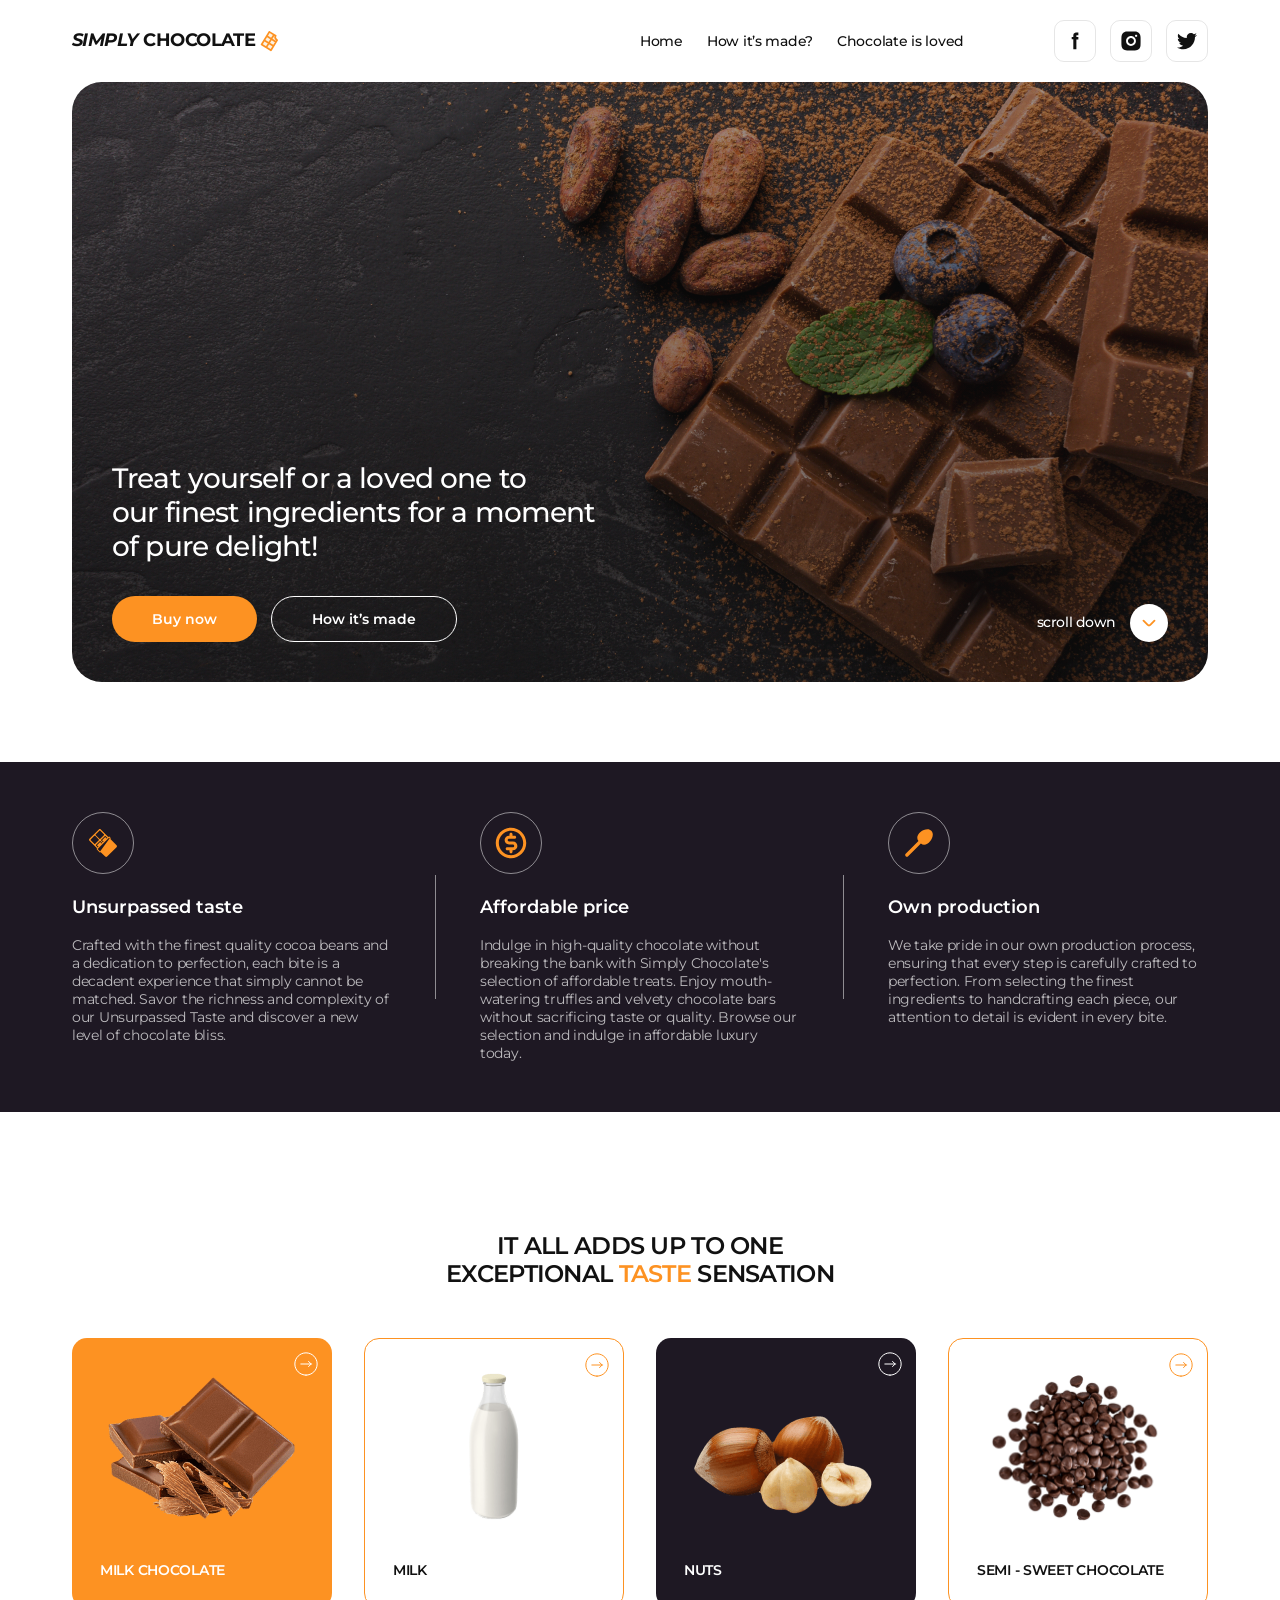
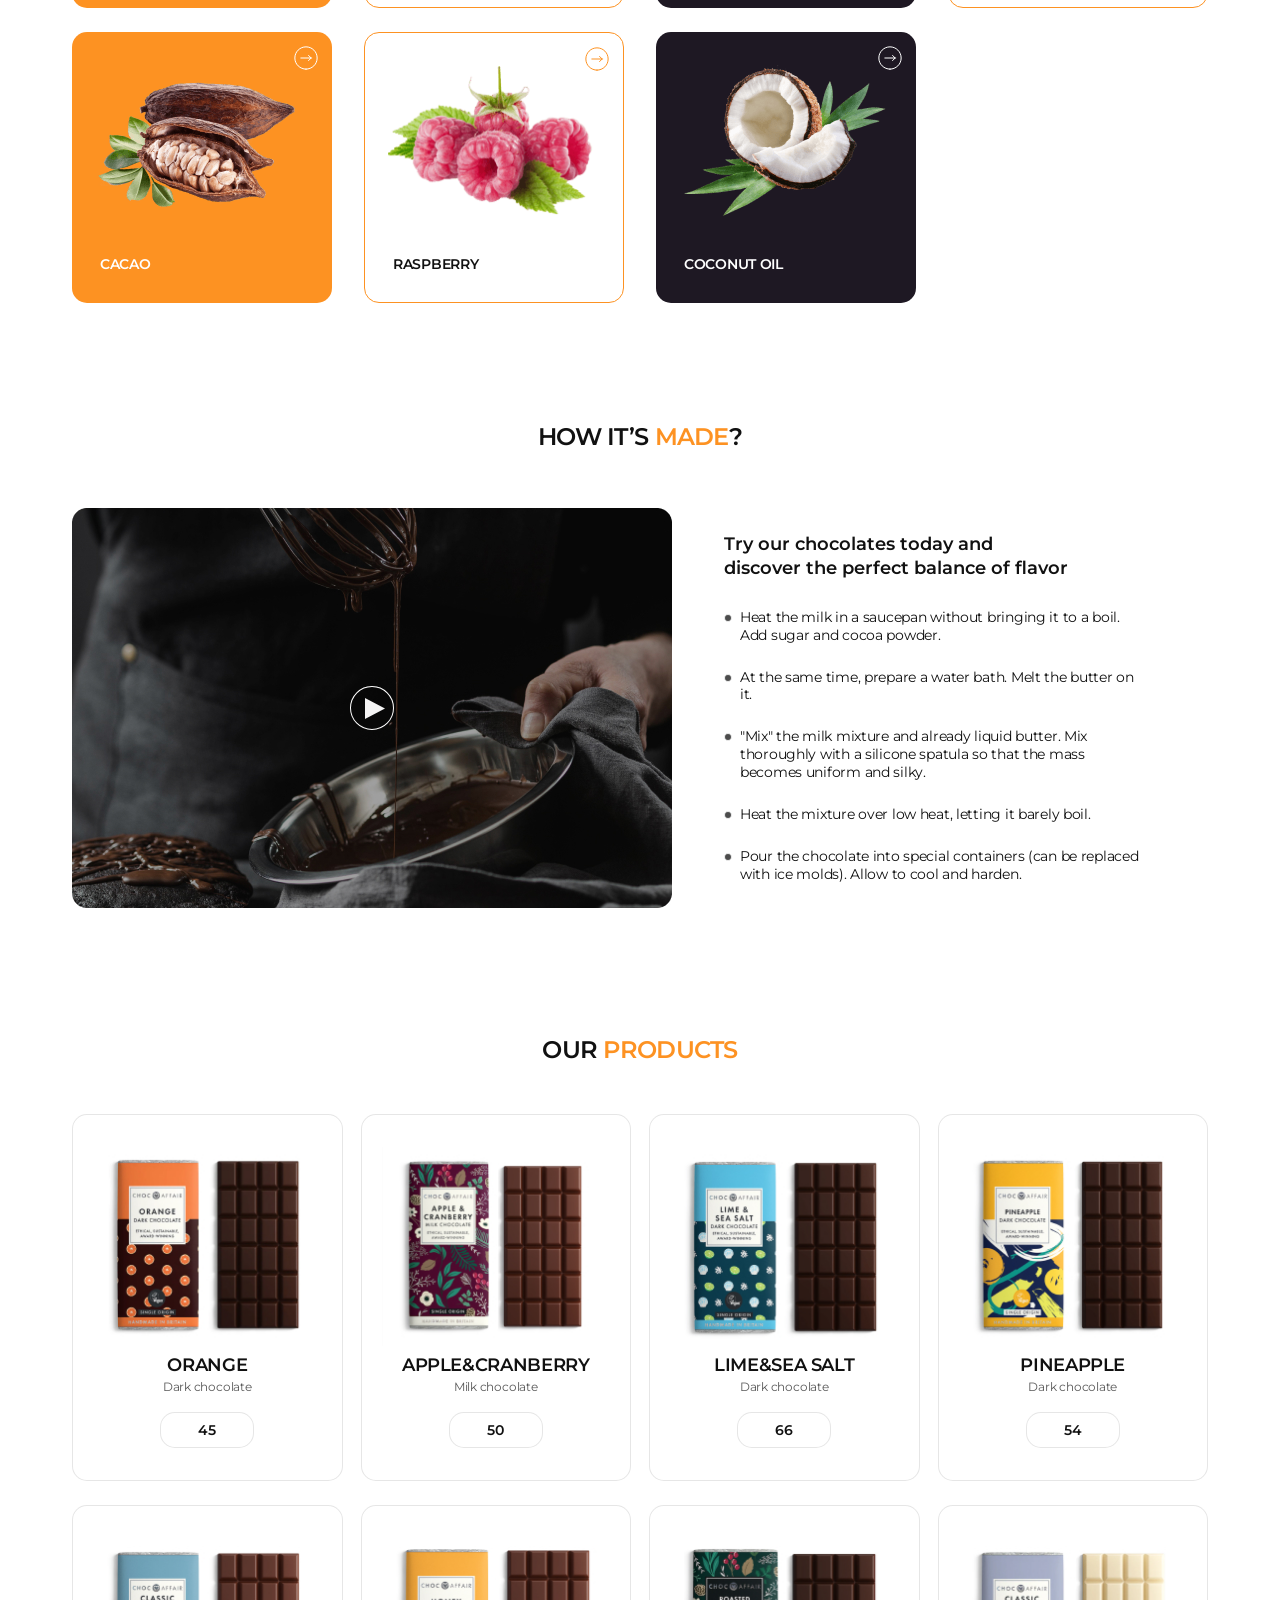
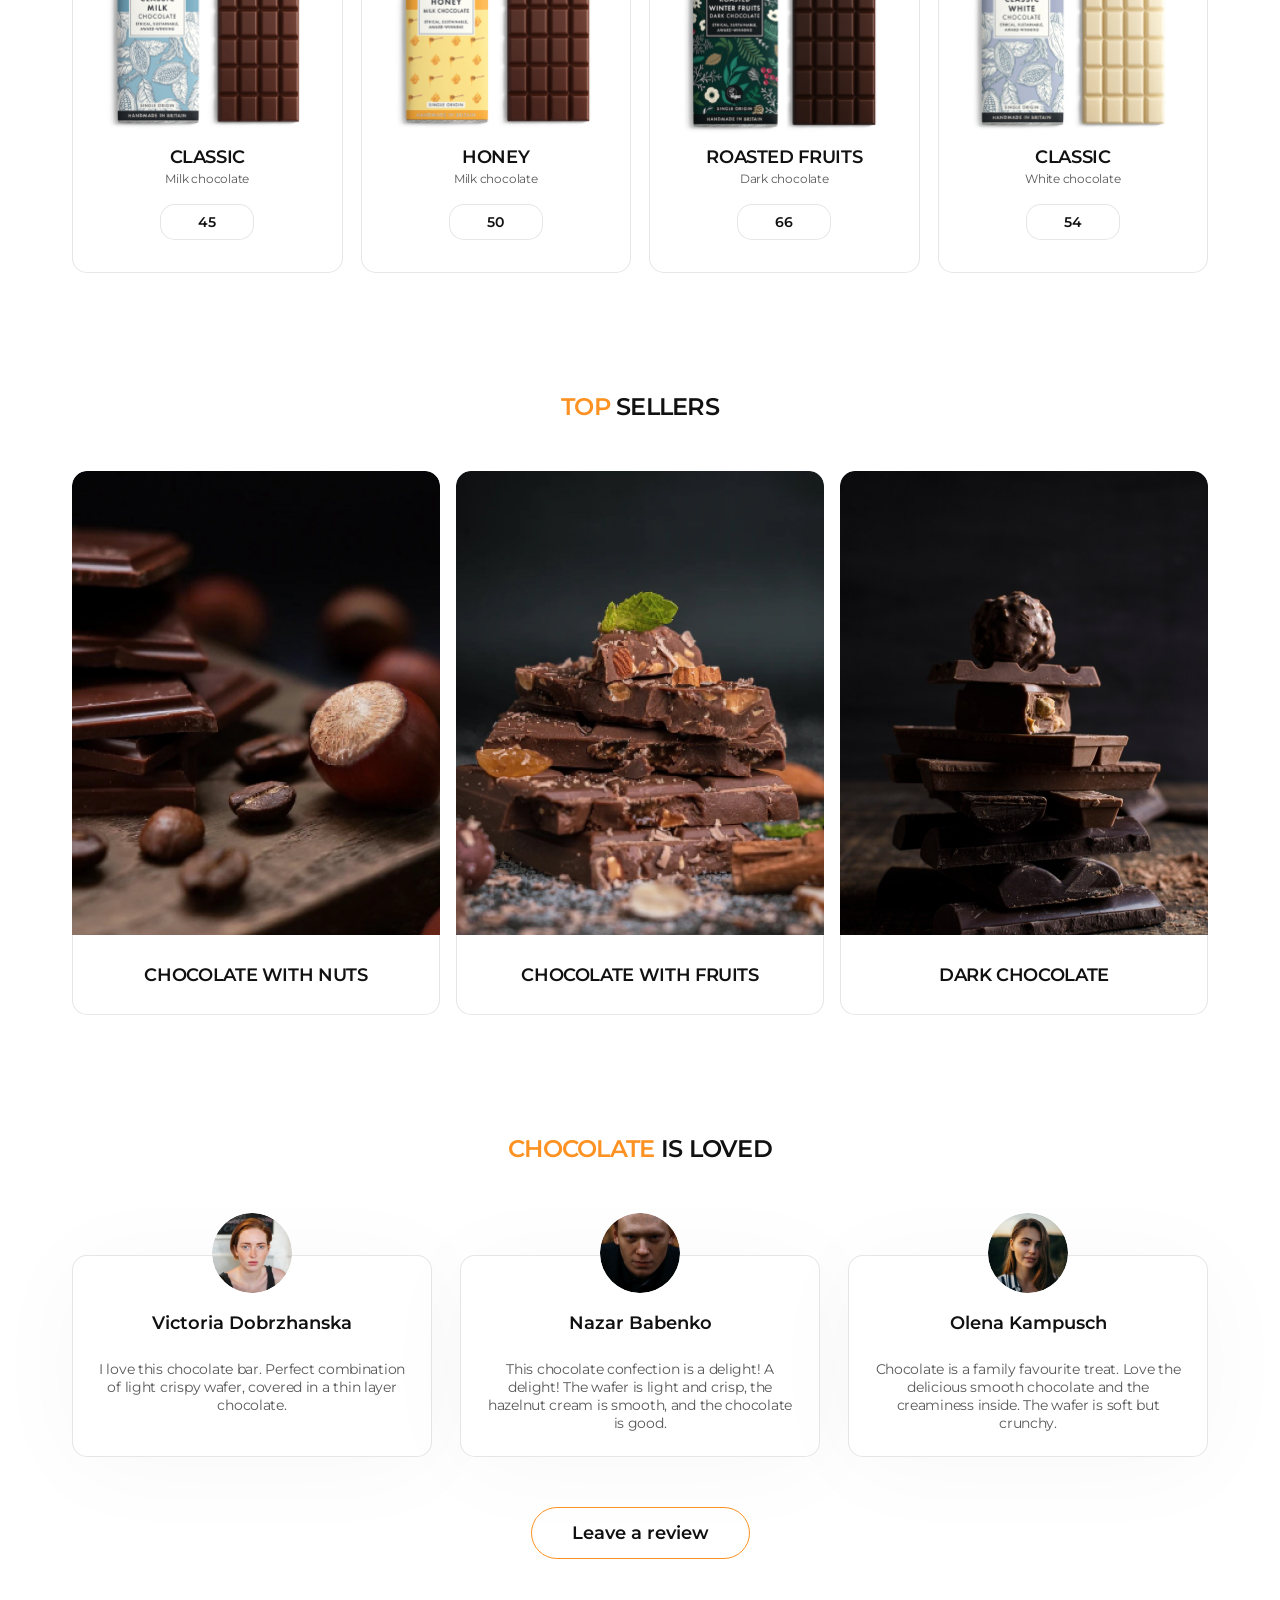
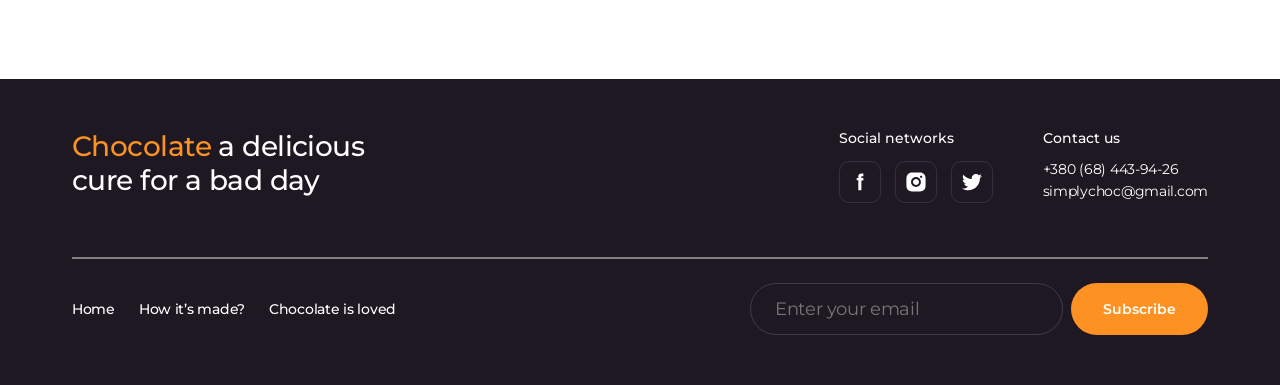
<file: index.html>
<!DOCTYPE html>
<html lang="en">

<head>
    <meta charset="UTF-8">
    <meta name="viewport" content="width=device-width, initial-scale=1.0">
    <link rel="stylesheet" href="https://cdn.jsdelivr.net/npm/modern-normalize@3.0.1/modern-normalize.min.css">
    <link rel="preconnect" href="https://fonts.googleapis.com">
    <link rel="preconnect" href="https://fonts.gstatic.com" crossorigin>
    <link href="https://fonts.googleapis.com/css2?family=Montserrat:ital,wght@0,100..900;1,100..900&display=swap"
        rel="stylesheet">
    <link rel="stylesheet" href="./css/index.css">
    <title>Document</title>
</head>

<body>
    <header class="header">
        <div class="container page-header-container">
            <nav class="head-nav">
                <a class="logo" href="./index.html">
                    <span class="italic-text"> SIMPLY</span>&nbsp;CHOCOLATE
                    <svg class="logo-icon" width="21" height="21">
                        <use href="./image/symbol-defs.svg#icon-chocolate"></use>
                    </svg>
                </a>

                <ul class="header-menu">
                    <li class="menu-item"><a class="menu-link" href="./index.html">Home</a></li>
                    <li class="menu-item"><a class="menu-link" href="#made">How it’s made?</a></li>
                    <li class="menu-item"><a class="menu-link" href="#chocolove">Chocolate is loved</a></li>
                </ul>

            </nav>
            <button class="mob-menu-btn">
                <svg class="mob-menu-icon" width="28" height="28">
                    <use href="./image/symbol-defs.svg#icon-mob_menu"></use>
                </svg>
            </button>
            <ul class="sicial-list">
                <li class="social-list-item">
                    <a class="social-list-link" href=" https://www.facebook.com/?locale=uk_UA" target="_blank">
                        <svg class="header-social-svg" width="24" height="24">
                            <use href="./image/symbol-defs.svg#icon-facebook"></use>
                        </svg>
                    </a>

                </li>
                <li class="social-list-item">
                    <a class="social-list-link" href="https://www.instagram.com/" target="_blank">
                        <svg class="header-social-svg" width="24" height="24">
                            <use href="./image/symbol-defs.svg#icon-instagram"></use>
                        </svg>
                    </a>

                </li>
                <li class="social-list-item">
                    <a class="social-list-link" href="https://x.com/?lang=uk" target="_blank">
                        <svg class="header-social-svg" width="24" height="24">
                            <use href="./image/symbol-defs.svg#icon-twitter"></use>
                        </svg>
                    </a>

                </li>
            </ul>

        </div>

    </header>

    <main>
        <!-- section 1 -->
        <section>
            <div class="container">
                <div class="background-container">
                    <h1 class="head-title">Treat yourself or a loved one to <span class="hero-text-wrapp"> our finest
                            ingredients for a moment
                            of pure delight!</span>
                    </h1>
                    <div class="container-link">

                        <div class="container-link-buy">
                            <a class="link-buy text-link" href="#products">Buy now</a>
                            <a class="link-how-made text-link" href="#made">How it’s made</a>
                        </div>
                        <div class="scroll">
                            <p class="scroll-text">scroll down</p>
                            <a class="scroll-link" href="#scroll">
                                <svg class="scroll-svg" width="22" height="22">
                                    <use href="./image/symbol-defs.svg#icon-scroll"></use>
                                </svg>
                            </a>
                        </div>

                    </div>


                </div>

            </div>


        </section>
        <!-- sectin 2 -->
        <section class="section-benefits">
            <div class="container container-benefits">
                <h2 class="visually-hidden">Benefits of our chocolate</h2>
                <ul class="menu-benefits">
                    <li class="item-benefits">
                        <div class="icon-benefits">
                            <svg width="32" height="32">
                                <use href="./image/symbol-defs.svg#icon-fluent-emoji"></use>
                            </svg>
                        </div>

                        <h3 class="title-benefits">Unsurpassed taste</h3>
                        <p class="text-benefits">Crafted with the finest quality cocoa beans and a dedication to
                            perfection,
                            each bite is a
                            decadent experience that
                            simply cannot be matched. Savor the richness and complexity of our Unsurpassed Taste and
                            discover a new level of
                            chocolate bliss.</p>
                    </li>
                    <li class="item-benefits">
                        <div class="icon-benefits">
                            <svg width="32" height="32">
                                <use href="./image/symbol-defs.svg#icon-coin"></use>
                            </svg>
                        </div>

                        <h3 class="title-benefits">Affordable price</h3>
                        <p class="text-benefits">Indulge in high-quality chocolate without breaking the bank with Simply
                            Chocolate's selection of
                            affordable treats.
                            Enjoy mouth-watering truffles and velvety chocolate bars without sacrificing taste or
                            quality.
                            Browse our selection and
                            indulge in affordable luxury today.</p>
                    </li>
                    <li class="item-benefits">
                        <div class="icon-benefits">
                            <svg width="32" height="32">
                                <use href="./image/symbol-defs.svg#icon-spoon"></use>
                            </svg>
                        </div>

                        <h3 class="title-benefits">Own production</h3>
                        <p class="text-benefits">We take pride in our own production process, ensuring that every step
                            is
                            carefully crafted to
                            perfection. From selecting
                            the finest ingredients to handcrafting each piece, our attention to detail is evident in
                            every
                            bite.</p>
                    </li>
                </ul>
            </div>

        </section>
        <!-- section 3 -->
        <section class="section">
            <div class="container">
                <h2 class="title">It all adds up to one exceptional <span class="text-orange">taste</span> sensation
                </h2>
                <ul class="menu-ingridients">
                    <li class="item-ingridients">
                        <div>
                            <svg class="arrow-icon" width="24" height="24">
                                <use href="./image/symbol-defs.svg#icon-arrow"></use>
                            </svg>
                            <img class="image-ingridients" srcset="
                            ./image/ingredients/milk-chocolate-mob.png 236w, 
                            ./image/ingredients/milk-chocolate-mob@2x.png 472w,
                            ./image/ingredients/milk-chocolate.png 214w,
                            ./image/ingredients/milk-chocolate@2x.png 428w,
                            " sizes="(min-width: 1168px) 214px, (min-width: 768px) 236px"
                                src="./image/ingredients/milk-chocolate.png" width="236px" height="176px"
                                alt="MILK CHOCOLATE">
                            <p class="text-ingridients">MILK CHOCOLATE</p>
                        </div>
                    </li>
                    <li class="item-ingridients  ">
                        <div class="third">
                            <svg class="arrow-icon" width="24" height="24">
                                <use href="./image/symbol-defs.svg#icon-arrow"></use>
                            </svg>
                            <img srcset="
                            ./image/ingredients/milk-mob.png 236w, 
                            ./image/ingredients/milk-mob@2x.png 472w,
                            ./image/ingredients/milk.png 214w,
                            ./image/ingredients/milk@2x.png 428w,
                            " sizes="(min-width: 1168px) 214px, (min-width: 768px) 236px"
                                src="./image/ingredients/milk.png" width="236px" height="176px" alt="MILK" srcset="">
                            <p class="text-ingridients">MILK</p>
                        </div>
                    </li>
                    <li class="item-ingridients">
                        <div class="fourth">
                            <svg class="arrow-icon" width="24" height="24">
                                <use href="./image/symbol-defs.svg#icon-arrow"></use>
                            </svg>
                            <img srcset="
                            ./image/ingredients/nuts-mob.png 236w, 
                            ./image/ingredients/nuts-mob@2x.png 472w,
                            ./image/ingredients/nuts.png 214w,
                            ./image/ingredients/nuts@2x.png 428w,
                            " sizes="(min-width: 1168px) 214px, (min-width: 768px) 236px"
                                src="./image/ingredients/nuts.png" width="236px" height="176px" alt="NUTS" srcset="">
                            <p class="text-ingridients">NUTS</p>
                        </div>
                    </li>
                    <li class="item-ingridients">
                        <div class="second">
                            <svg class="arrow-icon second" width="24" height="24">
                                <use href="./image/symbol-defs.svg#icon-arrow"></use>
                            </svg>
                            <img srcset="
                            ./image/ingredients/semi-sweet-chocolate-mob.png 236w, 
                            ./image/ingredients/semi-sweet-chocolate-mob@2x.png 472w,
                            ./image/ingredients/semi-sweet-chocolate.png 214w,
                            ./image/ingredients/semi-sweet-chocolate@2x.png 428w,
                            " sizes="(min-width: 1168px) 214px, (min-width: 768px) 236px"
                                src="./image/ingrediensemi-sweet-chocolate.png" width="236px" height="176px"
                                alt="SEMI - SWEET CHOCOLATE" srcset="">
                            <p class="text-ingridients">SEMI - SWEET CHOCOLATE</p>
                        </div>
                    </li>
                    <li class="item-ingridients">
                        <div>
                            <svg class="arrow-icon" width="24" height="24">
                                <use href="./image/symbol-defs.svg#icon-arrow"></use>
                            </svg>
                            <img srcset="
                            ./image/ingredients/cacao-tablet.png 236w, 
                            ./image/ingredients/cacao-tablet@2x.png 472w,
                            ./image/ingredients/cacao.png 214w,
                            ./image/ingredients/cacao@2x.png 428w,
                            " sizes="(min-width: 1168px) 214px, (min-width: 768px) 236px"
                                src="./image/ingredients/cacao.png" width="236px" height="176px" alt="CACAO" srcset="">
                            <p class="text-ingridients">CACAO</p>
                        </div>
                    </li>
                    <li class="item-ingridients">
                        <div>
                            <svg class="arrow-icon" width="24" height="24">
                                <use href="./image/symbol-defs.svg#icon-arrow"></use>
                            </svg>
                            <img srcset="
                            ./image/ingredients/rasberry-tablet.png 236w, 
                            ./image/ingredients/rasberry-tablet@2x.png 472w,
                            ./image/ingredients/rasberry.png 214w,
                            ./image/ingredients/rasberry@2x.png 428w,
                            " sizes="(min-width: 1168px) 214px, (min-width: 768px) 236px"
                                src="./image/ingredients/rasberry.png" width="236px" height="176px" alt="RASPBERRY"
                                srcset="">
                            <p class="text-ingridients">RASPBERRY</p>
                        </div>
                    </li>
                    <li class="item-ingridients">
                        <div>
                            <svg class="arrow-icon" width="24" height="24">
                                <use href="./image/symbol-defs.svg#icon-arrow"></use>
                            </svg>
                            <img srcset="
                            ./image/ingredients/coconut-oil-mob.png 236w, 
                            ./image/ingredients/coconut-oil-mob@2x.png 472w,
                            ./image/ingredients/coconut-oil.png 214w,
                            ./image/ingredients/coconut-oil@2x.png 428w,
                            " sizes="(min-width: 1168px) 214px, (min-width: 768px) 236px"
                                src="./image/ingredients/coconut-oil.png" width="236px" height="176px" alt="COCONUT OIL"
                                srcset="">
                            <p class="text-ingridients">COCONUT OIL</p>
                        </div>
                    </li>
                </ul>
            </div>


        </section>
        <!-- section 4 -->
        <section class="section">
            <div class="container">
                <h2 class="title" id="made">How it’s <span class="text-orange">made</span>?</h2>
                <div class="container-how-made">
                    <div class="container-image">
                        <svg class="play-btn-svg" width="44" height="44">
                            <use href="./image/symbol-defs.svg#icon-play"></use>
                        </svg>
                    </div>
                    <div class="container-list-how-made">
                        <p class="title-list-how-made">Try our chocolates today and discover the perfect balance of
                            flavor
                        </p>
                        <ul class="menu-how-made">
                            <li class="item-how-made">
                                <svg class="ellipse-svg" width="8px" height="8px">
                                    <use href="./image/symbol-defs.svg#icon-Ellipse-1"></use>
                                </svg>
                                <p class="text-how-made">Heat the milk in a saucepan without bringing it to a boil. Add
                                    sugar and cocoa powder.
                                </p>
                            </li>
                            <li class="item-how-made">
                                <svg class="ellipse-svg" width="8" height="8">
                                    <use href="./image/symbol-defs.svg#icon-Ellipse-1"></use>
                                </svg>
                                <p class="text-how-made">At the same time, prepare a water bath. Melt the butter on it.
                                </p>
                            </li>
                            <li class="item-how-made">
                                <svg class="ellipse-svg" width="8" height="8">
                                    <use href="./image/symbol-defs.svg#icon-Ellipse-1"></use>
                                </svg>
                                <p class="text-how-made">"Mix" the milk mixture and already liquid butter. Mix
                                    thoroughly
                                    with a silicone spatula
                                    so that the mass becomes
                                    uniform and silky.</p>
                            </li>
                            <li class="item-how-made">
                                <svg class="ellipse-svg" width="8" height="8">
                                    <use href="./image/symbol-defs.svg#icon-Ellipse-1"></use>
                                </svg>
                                <p class="text-how-made">Heat the mixture over low heat, letting it barely boil.</p>
                            </li>
                            <li class="item-how-made">
                                <svg class="ellipse-svg" width="8" height="8">
                                    <use href="./image/symbol-defs.svg#icon-Ellipse-1"></use>
                                </svg>
                                <p class="text-how-made">Pour the chocolate into special containers (can be replaced
                                    with
                                    ice molds). Allow to
                                    cool and harden.</p>
                            </li>
                        </ul>
                    </div>
                </div>

            </div>

        </section>
        <!-- section 5 -->
        <section class="section">
            <div class="container">
                <h2 class="title" id="products">Our <span class="text-orange">products</span> </h2>
                <ul class="menu-products">
                    <li class="menu-item-products">
                        <div>

                            <img srcset="./image/our_products/orange.jpg 230w,
                            ./image/our_products/orange@2x.jpg 460w,
                            " sizes="230px" src="./image/our_products/orange.jpg" width="230px" height="201px"
                                alt="orange">
                            <h3 class="menu-item-title-products">orange</h3>
                            <p class="menu-item-text-products">Dark chocolate</p>
                            <button class="menu-button-products" type="button">45</button>
                        </div>
                    </li>
                    <li class="menu-item-products">
                        <div>
                            <img srcset="./image/our_products/apple.jpg 230w,
                            ./image/our_products/apple@2x.jpg 460w,
                            " sizes="230px" src="./image/our_products/apple.jpg" width="230px" height="201px"
                                alt="apple">
                            <h3 class="menu-item-title-products">APPLE&CRANBERRY</h3>
                            <p class="menu-item-text-products">Milk chocolate</p>
                            <button class="menu-button-products" type="button">50</button>
                        </div>
                    </li>
                    <li class="menu-item-products">
                        <div>
                            <img srcset="./image/our_products/lime.jpg 230w,
                            ./image/our_products/lime@2x.jpg 460w,
                            " sizes="230px" src="./image/our_products/lime.jpg" width="230px" height="201px"
                                alt="lime">
                            <h3 class="menu-item-title-products">lime&sea salt</h3>
                            <p class="menu-item-text-products">Dark chocolate</p>
                            <button class="menu-button-products" type="button">66</button>
                        </div>
                    </li>
                    <li class="menu-item-products">
                        <div>
                            <img srcset="./image/our_products/pineapple.jpg 230w,
                            ./image/our_products/pineapple@2x.jpg 460w,
                            " sizes="230px" src="./image/our_products/pineapple.jpg" width="230px" height="201px"
                                alt="pineapple">
                            <h3 class="menu-item-title-products">pineapple</h3>
                            <p class="menu-item-text-products">Dark chocolate</p>
                            <button class="menu-button-products" type="button">54</button>
                        </div>
                    </li>
                    <li class="menu-item-products">
                        <div>
                            <img srcset="./image/our_products/classic.jpg 230w,
                            ./image/our_products/classic@2x.jpg 460w,
                            " sizes="230px" src="./image/our_products/classic.jpg" width="230px" height="201px"
                                alt="classic">
                            <h3 class="menu-item-title-products">Classic</h3>
                            <p class="menu-item-text-products">Milk chocolate</p>
                            <button class="menu-button-products" type="button">45</button>
                        </div>
                    </li>
                    <li class="menu-item-products">
                        <div>
                            <img srcset="./image/our_products/honey.jpg 230w,
                            ./image/our_products/honey@2x.jpg 460w,
                            " sizes="230px" src="./image/our_products/honey.jpg" width="230px" height="201px"
                                alt="honey">
                            <h3 class="menu-item-title-products">honey</h3>
                            <p class="menu-item-text-products">Milk chocolate</p>
                            <button class="menu-button-products" type="button">50</button>
                        </div>
                    </li>
                    <li class="menu-item-products">
                        <div>
                            <img srcset="./image/our_products/roasted-fruits.jpg 230w,
                            ./image/our_products/roasted-fruits@2x.jpg 460w,
                            " sizes="230px" src="./image/our_products/roasted-fruits.jpg" width="230px" height="201px"
                                alt="roasted-fruits">
                            <h3 class="menu-item-title-products">Roasted fruits</h3>
                            <p class="menu-item-text-products">Dark chocolate</p>
                            <button class="menu-button-products" type="button">66</button>
                        </div>
                    </li>
                    <li class="menu-item-products">
                        <div>
                            <img srcset="./image/our_products/classsic_white.jpg 230w,
                            ./image/our_products/classsic_white@2x.jpg 460w,
                            " sizes="230px" src="./image/our_products/classsic_white.jpg" width="230px" height="201px"
                                alt="classsic_white">
                            <h3 class="menu-item-title-products">Classic</h3>
                            <p class="menu-item-text-products">White chocolate</p>
                            <button class="menu-button-products" type="button">54</button>
                        </div>
                    </li>
                </ul>
            </div>

        </section>



        <!-- section 6 -->
        <section class="section">
            <div class="container">
                <h2 class="title"><span class="text-orange">Top</span> sellers</h2>
                <ul class="menu-sellers">
                    <li class="menu-item-sellers">
                        <div class="sellers-list-img-wrapper">
                            <img class="menu-item-image-sellers" srcset="
                            ./image/sellers/1-mob.png 335w,
                            ./image/sellers/1-mob@2x.png 670w,
                            ./image/sellers/1-tablet.png 344w,
                            ./image/sellers/1-tablet@2x.png 688w,
                            ./image/sellers/1.png 368w,
                             ./image/sellers/1@2x.png 736w,
                            " sizes="(min-width:1168px) 368px, (min-width:768px) 344px, (max-width:767px) 335px"
                                src="./image/sellers/1.png" alt="CHOCOLATE WITH NUTS" height="464px">
                            <p class="overlay">Chocolate with nuts is an incredible combination of two taste pleasures.
                                When delicate and silky chocolate meets crunchy
                                and tasty nuts, a real culinary pleasure arises.
                            </p>
                        </div>

                        <p class="menu-item-sellers-text">CHOCOLATE WITH NUTS</p>

                    </li>
                    <li class="menu-item-sellers">
                        <div class="sellers-list-img-wrapper">
                            <img class="menu-item-image-sellers" srcset="
                            ./image/sellers/2-tablet.png 344w,
                            ./image/sellers/2-tablet@2x.png 688w,
                            ./image/sellers/2.png 368w,
                             ./image/sellers/2@2x.png 736w,
                            " sizes="(min-width:1168px) 368px, (max-width:1167px) 344px" src="./image/sellers/2.png"
                                alt="CHOCOLATE WITH FRUITS" srcset="" width="368px" height="464px">
                            <p class="overlay">Chocolate with fruit is an unbeatable combination of two of the tastiest
                                things in the world. This dessert combines
                                delicate and aromatic chocolate with fresh and juicy fruits, creating a true poetry of
                                taste.</p>
                        </div>

                        <p class="menu-item-sellers-text">CHOCOLATE WITH FRUITS</p>

                    </li>
                    <li class="menu-item-sellers">
                        <div class="sellers-list-img-wrapper">
                            <img class="menu-item-image-sellers" srcset="
                            ./image/sellers/3.png 368w,
                             ./image/sellers/3@2x.png 736w,
                            " sizes="368px" src="./image/sellers/3.png" alt="DARK CHOCOLATE" srcset="" width="368px"
                                height="464px">
                            <p class="overlay">Chocolate with fruit is an unbeatable combination of two of the tastiest
                                things in the world. This dessert combines
                                delicate and aromatic chocolate with fresh and juicy fruits, creating a true poetry of
                                taste.</p>
                        </div>

                        <p class="menu-item-sellers-text">DARK CHOCOLATE</p>

                    </li>
                </ul>
            </div>





        </section>
        <!-- ssection 7 -->
        <section class="section">
            <div class="container">
                <h2 class="title" id="chocolove"><span class="text-orange">Chocolate</span> is loved</h2>
                <ul class="menu-people">
                    <li class="menu-item-people">

                        <img class="menu-image-people" srcset="./image/people/victoria.jpg 80w,
                        ./image/people/victoria@2x.jpg 160w" sizes="80px" src="./image/people/victoria.jpg"
                            alt="Victoria">
                        <p class="menu-name-people">Victoria Dobrzhanska</p>
                        <p class="menu-text-people">I love this chocolate bar. Perfect combination of light crispy
                            wafer, covered in a thin layer
                            chocolate.</p>

                    </li>
                    <li class="menu-item-people">

                        <img class="menu-image-people" srcset="./image/people/nazar.jpg 80w,
                        ./image/people/nazar@2x.jpg 160w," sizes="80px" src="./image/people/nazar.jpg" alt="Nazar">
                        <p class="menu-name-people">Nazar Babenko</p>
                        <p class="menu-text-people">This chocolate confection is a delight! A delight! The wafer is
                            light and crisp, the hazelnut
                            cream is smooth, and the
                            chocolate is good.</p>

                    </li>
                    <li class="menu-item-people">

                        <img class="menu-image-people" srcset="./image/people/olena.jpg 80w,
                        ./image/people/olena@2x.jpg 160w" sizes="80px" src="./image/people/olena.jpg" alt="Olena">
                        <p class="menu-name-people">Olena Kampusch</p>
                        <p class="menu-text-people">Chocolate is a family favourite treat. Love the delicious smooth
                            chocolate and the creaminess
                            inside. The wafer is soft
                            but crunchy.</p>

                    </li>
                </ul>
                <button class="button-leave" type="submit">Leave a review</button>
            </div>

        </section>


    </main>

    <!-- ======================================= FOOTER ============================ -->
    <footer class="footer">
        <div class="container footer-container">
            <div class="footer-text-contact">
                <p class="footer-title" id="scroll"><span class="text-orange">Chocolate</span> a delicious cure for a
                    bad day</p>
                <div class="footer-contacts-container">
                    <div>
                        <p class="footer-social-title">Social networks</p>
                        <ul class="footer-social-list">
                            <li class="social-list-item">
                                <a class="footer-social-list-link" href="https://www.facebook.com/?locale=uk_UA"
                                    target="_blank">
                                    <svg class="footer-social-svg" width="24" height="24">
                                        <use href="./image/symbol-defs.svg#icon-facebook"></use>
                                    </svg>
                                </a>

                            </li>
                            <li class="social-list-item">
                                <a class="footer-social-list-link" href="https://www.instagram.com/" target="_blank">
                                    <svg class="footer-social-svg" width="24" height="24">
                                        <use href="./image/symbol-defs.svg#icon-instagram"></use>
                                    </svg>
                                </a>

                            </li>
                            <li class="social-list-item">
                                <a class="footer-social-list-link" href="https://x.com/?lang=uk" target="_blank">
                                    <svg class="footer-social-svg" width="24" height="24">
                                        <use href="./image/symbol-defs.svg#icon-twitter"></use>
                                    </svg></a>
                            </li>
                        </ul>
                    </div>

                    <div>
                        <p class="footer-social-title">Contact us</p>
                        <address class="footer-address">
                            <a class="footer-link-contact" href="">+380 (68) 443-94-26</a>
                            <a class="footer-link-contact" href="">simplychoc@gmail.com</a>
                        </address>
                    </div>

                </div>



            </div>
            <hr class="footer-line" noshade>
            <div class="footer-menu-nav-container">
                <nav>
                    <ul class="footer-menu-nav">
                        <li class="footer-menu-item-nav"><a class="footer-menu-link-nav" href="./index.html">Home</a>
                        </li>
                        <li class="footer-menu-item-nav"><a class="footer-menu-link-nav" href="#made">How it’s made?</a>
                        </li>
                        <li class="footer-menu-item-nav"><a class="footer-menu-link-nav" href="#chocolove">Chocolate is
                                loved</a>
                        </li>
                    </ul>
                    <ul>
                </nav>
                <form class="form-email" name="Subscribe" autocomplete="off">
                    <label for="user-email">
                        <input class="footer-input" type="email" name="user-email" placeholder="Enter your email"
                            id="user-email"></label>

                    <button class="button-subscribe">Subscribe</button>
                </form>
            </div>
        </div>


    </footer>
    <div class="backdrop ">
        <div class="modal">
            <button class="close-btn">
                <svg class="close-btn-icon" width="24" height="24">
                    <use href="./image/symbol-defs.svg#icon-x-close">
                    </use>
                </svg>
            </button>
            <p class="review-form-description">leave a review <span class="text-wrapp"> about <span
                        class="text-orange ">our chocolate </span></span>
            </p>
            <form class="review-form">
                <div class="review-form-field-wrapper">
                    <label class="review-form-field-label" for="user-name">Name</label>
                    <div class="review-form-input-wrapper">
                        <input class="review-form-input" type="text" id="user-name" name="user_name"
                            pattern="[a-zA-Zа-яА-ЯіІїЇєЄгГ']+" title="Anna" required>
                        <svg class="review-form-field-icon">
                            <use href="./image/symbol-defs.svg#icon-user"></use>
                        </svg>
                    </div>


                </div>
                <div class="review-form-field-wrapper">
                    <label class="review-form-field-label" for="user-email"> Email</label>
                    <div class="review-form-input-wrapper">
                        <input class="review-form-input" type="email" id="user-email" name="user_email" required>
                        <svg class="review-form-field-icon" width="24" height="24">
                            <use href="./image/symbol-defs.svg#icon-mail"></use>
                        </svg>
                    </div>


                </div>
                <div class="review-form-field-wrapper">
                    <label class="review-form-field-label" for="user-phone">Phone number</label>
                    <div class="review-form-input-wrapper">
                        <input class="review-form-input" type="tel" id="user-phone" name="user_phone"
                            pattern="[0-9]{3}-[0-9]{3}[0-9]{2}-[0-9]{2}" required>
                        <svg class="review-form-field-icon" width="24" height="24">
                            <use href="./image/symbol-defs.svg#icon-phone"></use>
                        </svg>
                    </div>


                </div>

                <div class="review-form-field-wrapper">
                    <label class="review-form-field-label" for="user-comment">Comment</label><textarea
                        class="review-form-comment" type="" id="user-comment" name="user_comment"
                        placeholder="Enter text"></textarea>

                </div>
                <div class="review-form-checkbox-wrapper">
                    <input class="review-form-checkbox visually-hidden" type="checkbox" id="user-privacy" value="true"
                        required>
                    <label class="review-form-checkbox-label" for="user-privacy">
                        <span class="review-form-own-checkbox">
                            <svg class="review-form-own-checkbox-icon" width="20" height="19">
                                <use href="./image/symbol-defs.svg#icon-check"></use>
                            </svg>
                        </span>
                        <p> I accept the terms and conditions of
                            the <a class="review-form-privacy-link" href="">Privacy Policy</a> </p>
                    </label>
                </div>
                <button class="review-form-submit" type="submit">Send</button>

            </form>

        </div>
    </div>
    <!-- MOB MENU -->
    <div class="mob-menu">

        <button class="mob-menu-btn-close">
            <svg class="mob-menu-btn-close-icon" width="28" height="28">
                <use href="./image/symbol-defs.svg#icon-x-close"></use>
            </svg>
        </button>
        <ul class="header-menu-mob">
            <li class="menu-item-mob"><a class="menu-link-mob" href="./index.html">Home</a></li>
            <li class="menu-item-mob"><a class="menu-link-mob" href="#made">How it’s made?</a></li>
            <li class="menu-item-mob"><a class="menu-link-mob" href="#chocolove">Chocolate is loved</a></li>
        </ul>
        <ul class="sicial-list-mob">
            <li class="social-list-item-mob">
                <a class="social-list-link-mob" href=" https://www.facebook.com/?locale=uk_UA">
                    <svg class="header-social-svg-mob" width="24" height="24">
                        <use href="./image/symbol-defs.svg#icon-facebook"></use>
                    </svg>
                </a>

            </li>
            <li class="social-list-item-mob">
                <a class="social-list-link-mob" href="https://www.instagram.com/">
                    <svg class="header-social-svg-mob" width="24" height="24">
                        <use href="./image/symbol-defs.svg#icon-instagram"></use>
                    </svg>
                </a>

            </li>
            <li class="social-list-item-mob">
                <a class="social-list-link-mob" href="https://x.com/?lang=uk">
                    <svg class="header-social-svg-mob" width="24" height="24">
                        <use href="./image/symbol-defs.svg#icon-twitter"></use>
                    </svg>
                </a>

            </li>
        </ul>

    </div>
    <script type="module" src="./main.js" defer></script>
</body>

</html>
</file>
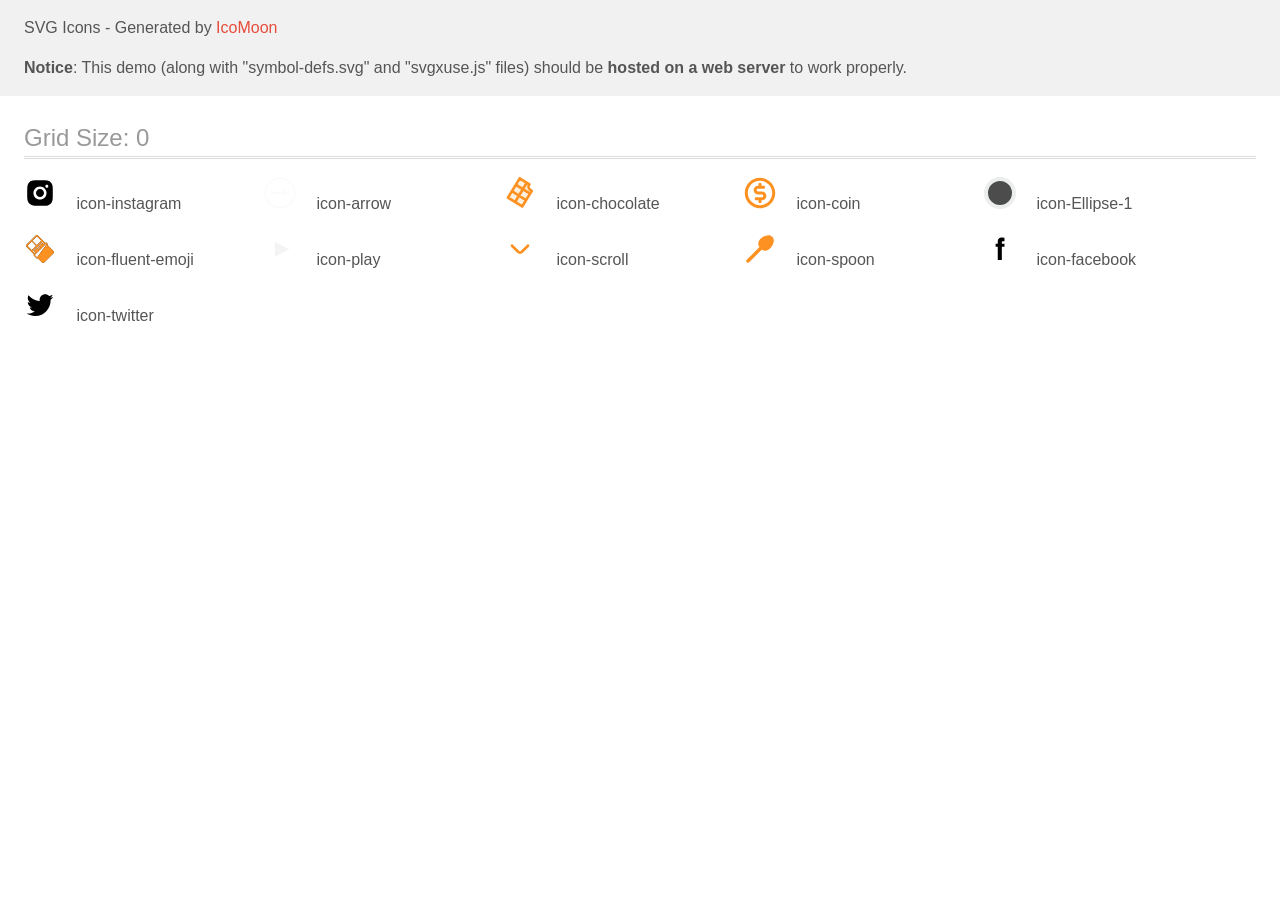
<file: image/svg/icomoon/demo-external-svg.html>
<!doctype html>
<html>
<head>
    <title>IcoMoon - SVG Icons</title>
    <meta charset="utf-8">
    <meta name="viewport" content="width=device-width, initial-scale=1">
    <link rel="stylesheet" href="demo-files/demo.css">
    <link rel="stylesheet" href="style.css">
</head>
<body>
<header class="bgc1 clearfix">
<div class="mhl">
    <p>SVG Icons - Generated by <a href="https://icomoon.io/app">IcoMoon</a></p><p><strong>Notice</strong>: This demo (along with "symbol-defs.svg" and "svgxuse.js" files) should be <b>hosted on a web server</b> to work properly.</p>
</div>
</header>
    <div class="clearfix mhl ptl">
        <h1 class="mvm mtn fgc1">Grid Size: 0</h1>
        <div class="glyph fs1">
            <div class="clearfix pbs">
                <svg class="icon icon-instagram"><use xlink:href="symbol-defs.svg#icon-instagram"></use></svg><span class="name"> icon-instagram</span>
            </div>
        </div>
        <div class="glyph fs1">
            <div class="clearfix pbs">
                <svg class="icon icon-arrow"><use xlink:href="symbol-defs.svg#icon-arrow"></use></svg><span class="name"> icon-arrow</span>
            </div>
        </div>
        <div class="glyph fs1">
            <div class="clearfix pbs">
                <svg class="icon icon-chocolate"><use xlink:href="symbol-defs.svg#icon-chocolate"></use></svg><span class="name"> icon-chocolate</span>
            </div>
        </div>
        <div class="glyph fs1">
            <div class="clearfix pbs">
                <svg class="icon icon-coin"><use xlink:href="symbol-defs.svg#icon-coin"></use></svg><span class="name"> icon-coin</span>
            </div>
        </div>
        <div class="glyph fs1">
            <div class="clearfix pbs">
                <svg class="icon icon-Ellipse-1"><use xlink:href="symbol-defs.svg#icon-Ellipse-1"></use></svg><span class="name"> icon-Ellipse-1</span>
            </div>
        </div>
        <div class="glyph fs1">
            <div class="clearfix pbs">
                <svg class="icon icon-fluent-emoji"><use xlink:href="symbol-defs.svg#icon-fluent-emoji"></use></svg><span class="name"> icon-fluent-emoji</span>
            </div>
        </div>
        <div class="glyph fs1">
            <div class="clearfix pbs">
                <svg class="icon icon-play"><use xlink:href="symbol-defs.svg#icon-play"></use></svg><span class="name"> icon-play</span>
            </div>
        </div>
        <div class="glyph fs1">
            <div class="clearfix pbs">
                <svg class="icon icon-scroll"><use xlink:href="symbol-defs.svg#icon-scroll"></use></svg><span class="name"> icon-scroll</span>
            </div>
        </div>
        <div class="glyph fs1">
            <div class="clearfix pbs">
                <svg class="icon icon-spoon"><use xlink:href="symbol-defs.svg#icon-spoon"></use></svg><span class="name"> icon-spoon</span>
            </div>
        </div>
        <div class="glyph fs1">
            <div class="clearfix pbs">
                <svg class="icon icon-facebook"><use xlink:href="symbol-defs.svg#icon-facebook"></use></svg><span class="name"> icon-facebook</span>
            </div>
        </div>
        <div class="glyph fs1">
            <div class="clearfix pbs">
                <svg class="icon icon-twitter"><use xlink:href="symbol-defs.svg#icon-twitter"></use></svg><span class="name"> icon-twitter</span>
            </div>
        </div>
  </div>
<script defer src="svgxuse.js"></script>
</body>
</html>
</file>
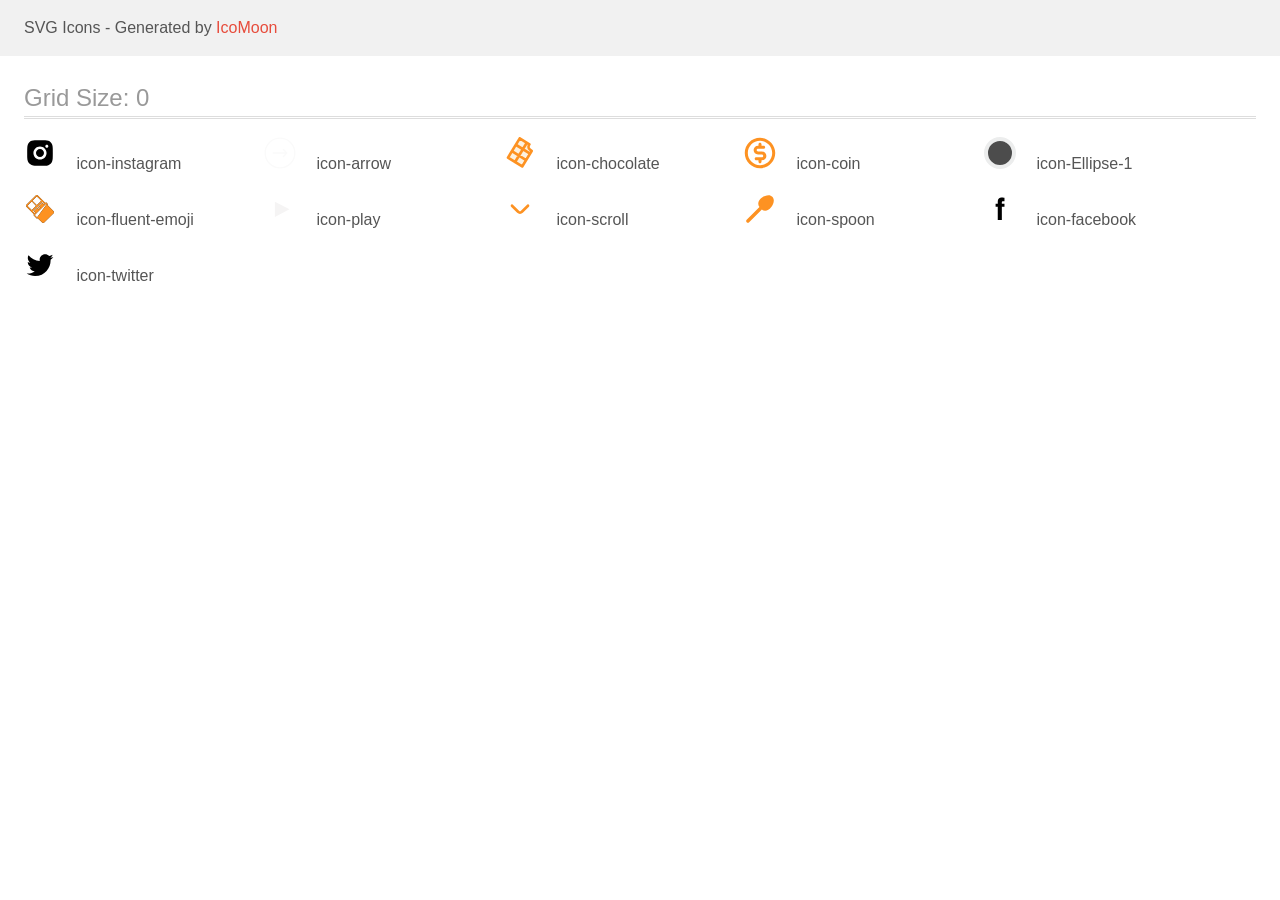
<file: image/svg/icomoon/demo.html>
<!doctype html>
<html>
<head>
    <title>IcoMoon - SVG Icons</title>
    <meta charset="utf-8">
    <meta name="viewport" content="width=device-width, initial-scale=1">
    <link rel="stylesheet" href="demo-files/demo.css">
    <link rel="stylesheet" href="style.css">
</head>
<body>
<svg aria-hidden="true" style="position: absolute; width: 0; height: 0; overflow: hidden;" version="1.1" xmlns="http://www.w3.org/2000/svg" xmlns:xlink="http://www.w3.org/1999/xlink">
<defs>
<symbol id="icon-instagram" viewBox="0 0 32 32">
<path d="M28.718 10.756c-0.016-1.074-0.215-2.14-0.596-3.145-0.667-1.716-2.024-3.073-3.743-3.737-0.994-0.373-2.044-0.573-3.108-0.596-1.367-0.061-1.801-0.078-5.273-0.078s-3.916 0-5.274 0.078c-1.062 0.023-2.112 0.223-3.106 0.596-1.719 0.664-3.078 2.021-3.743 3.737-0.374 0.992-0.576 2.041-0.596 3.101-0.061 1.367-0.080 1.8-0.080 5.265s0 3.909 0.080 5.265c0.021 1.062 0.222 2.109 0.596 3.104 0.667 1.714 2.024 3.071 3.744 3.735 0.989 0.386 2.040 0.605 3.106 0.639 1.369 0.061 1.803 0.079 5.274 0.079s3.917 0 5.274-0.079c1.062-0.021 2.112-0.221 3.108-0.595 1.719-0.666 3.076-2.022 3.743-3.737 0.374-0.993 0.574-2.041 0.596-3.104 0.061-1.365 0.080-1.798 0.080-5.265-0.003-3.466-0.003-3.906-0.082-5.264zM15.99 22.531c-3.631 0-6.572-2.936-6.572-6.561s2.941-6.561 6.572-6.561c3.628 0 6.572 2.936 6.572 6.561s-2.944 6.561-6.572 6.561zM22.824 10.696c-0.849 0-1.532-0.684-1.532-1.53s0.684-1.53 1.532-1.53c0.846 0 1.531 0.684 1.531 1.53s-0.685 1.53-1.531 1.53z"></path>
<path d="M15.992 19.976c2.211 0 4.004-1.793 4.004-4.004s-1.793-4.004-4.004-4.004c-2.211 0-4.004 1.793-4.004 4.004s1.793 4.004 4.004 4.004z"></path>
</symbol>
<symbol id="icon-arrow" viewBox="0 0 32 32">
<path fill="none" stroke="#fafafa" style="stroke: var(--color1, #fafafa)" stroke-linejoin="round" stroke-linecap="round" stroke-miterlimit="4" stroke-width="1.3333" d="M9.143 16h13.714M22.857 16l-3.429-3.429M22.857 16l-3.429 3.429"></path>
<path fill="none" stroke="#fafafa" style="stroke: var(--color1, #fafafa)" stroke-linejoin="round" stroke-linecap="round" stroke-miterlimit="4" stroke-width="1.3333" d="M16 30.857c8.205 0 14.857-6.652 14.857-14.857s-6.652-14.857-14.857-14.857c-8.205 0-14.857 6.652-14.857 14.857s6.652 14.857 14.857 14.857z"></path>
</symbol>
<symbol id="icon-chocolate" viewBox="0 0 32 32">
<path fill="#fcf1e0" style="fill: var(--color2, #fcf1e0)" d="M3.944 20.076l10.777-17.424 0.64-0.674 8.236 5.491 0.056 3.314 2.010 3.28-8.88 14.077-12.839-8.063z"></path>
<path fill="none" stroke="#fd9222" style="stroke: var(--color3, #fd9222)" stroke-linejoin="round" stroke-linecap="round" stroke-miterlimit="4" stroke-width="2.6667" d="M22.097 23.031l-14.186-8.864M11.824 7.75l14.185 8.864M11.093 25.016l11.736-19.25M27.639 13.941c-3.040-1.899-4.234-3.384-2.278-6.592l-9.626-6.015-11.736 19.25 14.186 8.864 9.454-15.507z"></path>
</symbol>
<symbol id="icon-coin" viewBox="0 0 32 32">
<path fill="#fd9222" style="fill: var(--color3, #fd9222)" d="M16 0.762c-8.381 0-15.238 6.857-15.238 15.238s6.857 15.238 15.238 15.238c8.381 0 15.238-6.857 15.238-15.238s-6.857-15.238-15.238-15.238zM16 28.19c-6.705 0-12.19-5.486-12.19-12.19s5.486-12.191 12.19-12.191c6.705 0 12.191 5.486 12.191 12.191s-5.486 12.19-12.191 12.19z"></path>
<path fill="#fd9222" style="fill: var(--color3, #fd9222)" d="M17.981 14.476h-3.962c-0.762 0-1.371-0.61-1.371-1.371s0.61-1.371 1.371-1.371h5.638c0.914 0 1.524-0.61 1.524-1.524s-0.61-1.524-1.524-1.524h-2.133v-1.371c0-0.914-0.61-1.524-1.524-1.524s-1.524 0.61-1.524 1.524v1.371h-0.457c-2.438 0-4.419 1.981-4.419 4.419s1.981 4.419 4.419 4.419h3.809c0.762 0 1.371 0.61 1.371 1.371s-0.61 1.371-1.371 1.371h-5.638c-0.914 0-1.524 0.61-1.524 1.524s0.61 1.524 1.524 1.524h2.286v1.371c0 0.914 0.61 1.524 1.524 1.524s1.524-0.61 1.524-1.524v-1.371h0.457c2.438 0 4.419-1.981 4.419-4.419s-1.981-4.419-4.419-4.419z"></path>
</symbol>
<symbol id="icon-Ellipse-1" viewBox="0 0 32 32">
<path fill="#4c4c4c" style="fill: var(--color4, #4c4c4c); stroke: var(--color5, #eceded)" stroke="#eceded" stroke-linejoin="miter" stroke-linecap="butt" stroke-miterlimit="4" stroke-width="4" d="M30 16c0 7.732-6.268 14-14 14s-14-6.268-14-14c0-7.732 6.268-14 14-14s14 6.268 14 14z"></path>
</symbol>
<symbol id="icon-fluent-emoji" viewBox="0 0 32 32">
<path fill="#111" style="fill: var(--color6, #111)" d="M13.822 2.413l7.527 7.536 0.080-0.080c0.158-0.154 0.369-0.242 0.589-0.244s0.434 0.080 0.595 0.231l0.873 0.873c0.305 0.305 0.315 0.77 0.083 1.094l-0.004 0.007-0.143 0.192 6.16 6.16c0.55 0.55 0.55 1.43 0 1.98l-9.43 9.43c-0.55 0.55-1.43 0.55-1.98 0l-4.447-4.447c-0.074 0.093-0.167 0.169-0.272 0.224s-0.221 0.086-0.34 0.093c-0.119 0.007-0.237-0.012-0.348-0.054s-0.212-0.108-0.296-0.192l-2.6-2.6c-0.154-0.158-0.242-0.369-0.244-0.589s0.080-0.434 0.231-0.595l0.006-0.007 0.077-0.076-7.527-7.527c-0.55-0.55-0.55-1.43 0-1.98l9.43-9.43c0.55-0.55 1.43-0.55 1.98 0v0.001zM20.404 10.893l-1.756-1.755c-0.055-0.057-0.121-0.102-0.194-0.133s-0.151-0.047-0.231-0.047-0.158 0.016-0.231 0.047c-0.073 0.031-0.139 0.076-0.194 0.133l-3.58 3.58c-0.057 0.056-0.102 0.123-0.133 0.197s-0.046 0.153-0.046 0.233 0.016 0.159 0.046 0.233c0.031 0.074 0.076 0.141 0.133 0.197l1.749 1.749 0.61-0.61-1.565-1.565 3.21-3.22 1.569 1.574 0.613-0.613zM15.329 15.966l-1.754-1.754c-0.055-0.057-0.121-0.102-0.194-0.133s-0.152-0.047-0.231-0.047-0.158 0.016-0.231 0.047c-0.073 0.031-0.139 0.076-0.194 0.133l-3.59 3.59c-0.24 0.23-0.24 0.61 0 0.85l1.752 1.752 0.616-0.616-1.57-1.564 3.22-3.21 1.564 1.563 0.612-0.611zM8.822 8.194l3.58 3.58c0.24 0.24 0.62 0.24 0.85-0.010l3.58-3.58c0.057-0.054 0.102-0.119 0.133-0.192s0.047-0.15 0.047-0.228h0.010c0-0.15-0.060-0.31-0.18-0.43l-3.58-3.58c-0.056-0.057-0.123-0.102-0.197-0.133s-0.153-0.047-0.233-0.047c-0.080 0-0.159 0.016-0.233 0.047s-0.141 0.076-0.197 0.133l-3.58 3.59c-0.24 0.23-0.24 0.61 0 0.85zM3.752 13.264l3.58 3.58c0.24 0.24 0.62 0.24 0.85 0l3.58-3.58c0.058-0.055 0.104-0.122 0.135-0.196s0.046-0.154 0.045-0.234h0.010c0-0.16-0.060-0.31-0.18-0.43l-3.58-3.58c-0.055-0.057-0.121-0.102-0.194-0.133s-0.151-0.047-0.231-0.047c-0.079 0-0.158 0.016-0.231 0.047s-0.139 0.076-0.194 0.133l-3.59 3.59c-0.24 0.23-0.24 0.61 0 0.85zM10.685 22.017l2.362 2.363 9.636-13.040-0.655-0.655-11.343 11.332z"></path>
<path fill="#fd9222" style="fill: var(--color3, #fd9222)" d="M13.822 2.413l7.527 7.536 0.080-0.080c0.158-0.154 0.369-0.242 0.589-0.244s0.434 0.080 0.595 0.231l0.873 0.873c0.305 0.305 0.315 0.77 0.083 1.094l-0.004 0.007-0.143 0.192 6.16 6.16c0.55 0.55 0.55 1.43 0 1.98l-9.43 9.43c-0.55 0.55-1.43 0.55-1.98 0l-4.447-4.447c-0.074 0.093-0.167 0.169-0.272 0.224s-0.221 0.086-0.34 0.093c-0.119 0.007-0.237-0.012-0.348-0.054s-0.212-0.108-0.296-0.192l-2.6-2.6c-0.154-0.158-0.242-0.369-0.244-0.589s0.080-0.434 0.231-0.595l0.006-0.007 0.077-0.076-7.527-7.527c-0.55-0.55-0.55-1.43 0-1.98l9.43-9.43c0.55-0.55 1.43-0.55 1.98 0v0.001zM20.404 10.893l-1.756-1.755c-0.055-0.057-0.121-0.102-0.194-0.133s-0.151-0.047-0.231-0.047-0.158 0.016-0.231 0.047c-0.073 0.031-0.139 0.076-0.194 0.133l-3.58 3.58c-0.057 0.056-0.102 0.123-0.133 0.197s-0.046 0.153-0.046 0.233 0.016 0.159 0.046 0.233c0.031 0.074 0.076 0.141 0.133 0.197l1.749 1.749 0.61-0.61-1.565-1.565 3.21-3.22 1.569 1.574 0.613-0.613zM15.329 15.966l-1.754-1.754c-0.055-0.057-0.121-0.102-0.194-0.133s-0.152-0.047-0.231-0.047-0.158 0.016-0.231 0.047c-0.073 0.031-0.139 0.076-0.194 0.133l-3.59 3.59c-0.24 0.23-0.24 0.61 0 0.85l1.752 1.752 0.616-0.616-1.57-1.564 3.22-3.21 1.564 1.563 0.612-0.611zM8.822 8.194l3.58 3.58c0.24 0.24 0.62 0.24 0.85-0.010l3.58-3.58c0.057-0.054 0.102-0.119 0.133-0.192s0.047-0.15 0.047-0.228h0.010c0-0.15-0.060-0.31-0.18-0.43l-3.58-3.58c-0.056-0.057-0.123-0.102-0.197-0.133s-0.153-0.047-0.233-0.047c-0.080 0-0.159 0.016-0.233 0.047s-0.141 0.076-0.197 0.133l-3.58 3.59c-0.24 0.23-0.24 0.61 0 0.85zM3.752 13.264l3.58 3.58c0.24 0.24 0.62 0.24 0.85 0l3.58-3.58c0.058-0.055 0.104-0.122 0.135-0.196s0.046-0.154 0.045-0.234h0.010c0-0.16-0.060-0.31-0.18-0.43l-3.58-3.58c-0.055-0.057-0.121-0.102-0.194-0.133s-0.151-0.047-0.231-0.047c-0.079 0-0.158 0.016-0.231 0.047s-0.139 0.076-0.194 0.133l-3.59 3.59c-0.24 0.23-0.24 0.61 0 0.85zM10.685 22.017l2.362 2.363 9.636-13.040-0.655-0.655-11.343 11.332z"></path>
</symbol>
<symbol id="icon-play" viewBox="0 0 32 32">
<path fill="#f5f4f4" style="fill: var(--color7, #f5f4f4)" d="M10.909 24v-15.273l14.545 7.636-14.545 7.636z"></path>
<path fill="none" stroke="#fff" style="stroke: var(--color8, #fff)" stroke-linejoin="miter" stroke-linecap="butt" stroke-miterlimit="4" stroke-width="0.7273" d="M31.636 16c0 8.636-7.001 15.636-15.636 15.636s-15.636-7.001-15.636-15.636c0-8.636 7.001-15.636 15.636-15.636s15.636 7.001 15.636 15.636z"></path>
</symbol>
<symbol id="icon-scroll" viewBox="0 0 32 32">
<path fill="#fd9222" style="fill: var(--color3, #fd9222)" d="M16.947 17.867c-0.124 0.125-0.271 0.224-0.434 0.292s-0.337 0.103-0.513 0.103-0.35-0.035-0.513-0.103c-0.162-0.068-0.31-0.167-0.434-0.292l-6.107-6.12c-0.124-0.125-0.271-0.224-0.434-0.292s-0.337-0.103-0.513-0.103c-0.176 0-0.35 0.035-0.513 0.103s-0.31 0.167-0.434 0.292c-0.248 0.25-0.388 0.588-0.388 0.94s0.139 0.69 0.388 0.94l6.12 6.12c0.75 0.749 1.767 1.17 2.827 1.17s2.077-0.421 2.827-1.17l6.12-6.12c0.246-0.248 0.385-0.584 0.387-0.933 0.001-0.175-0.033-0.349-0.099-0.512s-0.164-0.31-0.288-0.435c-0.124-0.125-0.271-0.224-0.434-0.292s-0.337-0.103-0.513-0.103-0.35 0.035-0.513 0.103c-0.162 0.068-0.31 0.167-0.434 0.292l-6.107 6.12z"></path>
</symbol>
<symbol id="icon-spoon" viewBox="0 0 32 32">
<path fill="#fd9222" style="fill: var(--color3, #fd9222)" d="M15.451 14.106c-0.783-0.95-1.177-2.116-1.177-3.282 0-4.324 5.181-8.642 10.362-8.642 2.86 0 5.181 2.321 5.181 5.182 0 5.182-4.318 10.364-8.646 10.364-1.166 0-2.331-0.394-3.281-1.177l-12.758 12.761c-0.675 0.675-1.77 0.675-2.445 0s-0.675-1.771 0-2.445l12.764-12.761z"></path>
</symbol>
<symbol id="icon-facebook" viewBox="0 0 32 32">
<path d="M19.52 4.64c0.24 0 0.48 0 0.96 0v3.6c-0.24 0-0.72 0-1.2 0s-0.96 0-1.2 0.24c-0.24 0.24-0.24 0.48-0.24 1.040 0 0.48 0 0.8 0 1.28h2.64v3.040h-2.64v13.2h-4.080v-13.28h-2.16v-3.040h2.16v-1.040c0-1.76 0.24-3.040 0.72-3.6 0.72-1.040 2.16-1.52 4.32-1.52 0.24 0.080 0.48 0.080 0.72 0.080z"></path>
</symbol>
<symbol id="icon-twitter" viewBox="0 0 32 32">
<path d="M29.333 7.898c-0.992 0.435-2.048 0.723-3.15 0.863 1.133-0.677 1.998-1.74 2.405-3.022-1.057 0.63-2.223 1.075-3.467 1.323-1.003-1.068-2.433-1.73-3.993-1.73-3.027 0-5.463 2.457-5.463 5.468 0 0.433 0.037 0.85 0.127 1.247-4.545-0.222-8.567-2.4-11.268-5.718-0.472 0.818-0.748 1.755-0.748 2.763 0 1.893 0.975 3.572 2.428 4.543-0.878-0.017-1.74-0.272-2.47-0.673 0 0.017 0 0.038 0 0.060 0 2.657 1.895 4.863 4.38 5.372-0.445 0.122-0.93 0.18-1.433 0.18-0.35 0-0.703-0.020-1.035-0.093 0.708 2.165 2.718 3.757 5.108 3.808-1.86 1.455-4.222 2.332-6.778 2.332-0.448 0-0.878-0.020-1.308-0.075 2.422 1.562 5.292 2.453 8.387 2.453 10.060 0 15.56-8.333 15.56-15.557 0-0.242-0.008-0.475-0.020-0.707 1.085-0.77 1.997-1.732 2.74-2.838z"></path>
</symbol>
</defs>
</svg>

<header class="bgc1 clearfix">
<div class="mhl">
    <p>SVG Icons - Generated by <a href="https://icomoon.io/app">IcoMoon</a></p>
</div>
</header>
    <div class="clearfix mhl ptl">
        <h1 class="mvm mtn fgc1">Grid Size: 0</h1>
        <div class="glyph fs1">
            <div class="clearfix pbs">
                <svg class="icon icon-instagram"><use xlink:href="#icon-instagram"></use></svg><span class="name"> icon-instagram</span>
            </div>
        </div>
        <div class="glyph fs1">
            <div class="clearfix pbs">
                <svg class="icon icon-arrow"><use xlink:href="#icon-arrow"></use></svg><span class="name"> icon-arrow</span>
            </div>
        </div>
        <div class="glyph fs1">
            <div class="clearfix pbs">
                <svg class="icon icon-chocolate"><use xlink:href="#icon-chocolate"></use></svg><span class="name"> icon-chocolate</span>
            </div>
        </div>
        <div class="glyph fs1">
            <div class="clearfix pbs">
                <svg class="icon icon-coin"><use xlink:href="#icon-coin"></use></svg><span class="name"> icon-coin</span>
            </div>
        </div>
        <div class="glyph fs1">
            <div class="clearfix pbs">
                <svg class="icon icon-Ellipse-1"><use xlink:href="#icon-Ellipse-1"></use></svg><span class="name"> icon-Ellipse-1</span>
            </div>
        </div>
        <div class="glyph fs1">
            <div class="clearfix pbs">
                <svg class="icon icon-fluent-emoji"><use xlink:href="#icon-fluent-emoji"></use></svg><span class="name"> icon-fluent-emoji</span>
            </div>
        </div>
        <div class="glyph fs1">
            <div class="clearfix pbs">
                <svg class="icon icon-play"><use xlink:href="#icon-play"></use></svg><span class="name"> icon-play</span>
            </div>
        </div>
        <div class="glyph fs1">
            <div class="clearfix pbs">
                <svg class="icon icon-scroll"><use xlink:href="#icon-scroll"></use></svg><span class="name"> icon-scroll</span>
            </div>
        </div>
        <div class="glyph fs1">
            <div class="clearfix pbs">
                <svg class="icon icon-spoon"><use xlink:href="#icon-spoon"></use></svg><span class="name"> icon-spoon</span>
            </div>
        </div>
        <div class="glyph fs1">
            <div class="clearfix pbs">
                <svg class="icon icon-facebook"><use xlink:href="#icon-facebook"></use></svg><span class="name"> icon-facebook</span>
            </div>
        </div>
        <div class="glyph fs1">
            <div class="clearfix pbs">
                <svg class="icon icon-twitter"><use xlink:href="#icon-twitter"></use></svg><span class="name"> icon-twitter</span>
            </div>
        </div>
  </div>
<script defer src="svgxuse.js"></script>
</body>
</html>
</file>
<file: css/index.css>
/* ====== UTILS ====== */
@import url("./utils/visually-hidden.css");

/* ====== BASE ====== */
@import url("./base/common.css");
@import url("./base/container.css");
@import url("./base/section.css");

/* ====== LAYOUT ====== */
@import url("./layout/header.css");
@import url("./layout/hero.css");
@import url("./layout/benefits.css");
@import url("./layout/ingridients.css");
@import url("./layout/how-made.css");
@import url("./layout/products.css");
@import url("./layout/sellers.css");
@import url("./layout/people.css");
@import url("./layout/footer.css");
@import url("./layout/modal.css");
</file>
<file: image/svg/icomoon/demo-files/demo.css>
body {
  padding: 0;
  margin: 0;
  font-family: sans-serif;
  font-size: 1em;
  line-height: 1.5;
  color: #555;
  background: #fff;
}
h1 {
  font-size: 1.5em;
  font-weight: normal;
  box-shadow: 0 1px #ddd, 0 2px #fff, 0 3px #ddd;
}
small {
  font-size: .66666667em;
}
a {
  color: #e74c3c;
  text-decoration: none;
}
a:hover, a:focus {
  box-shadow: 0 1px #e74c3c;
}
.bshadow0, input {
  box-shadow: inset 0 -2px #e7e7e7;
}
input:hover {
  box-shadow: inset 0 -2px #ccc;
}
input, fieldset {
  font-size: 1em;
  margin: 0;
  padding: 0;
  border: 0;
}
input {
  color: inherit;
  line-height: 1.5;
  height: 1.5em;
  padding: .25em 0;
}
input:focus {
  outline: none;
  box-shadow: inset 0 -2px #449fdb;
}
.glyph {
  font-size: 16px;
  margin-right: 1.5em;
  float: left;
  width: 6em;
}
svg {
  color: #000;
}
.liga {
  width: 80%;
  width: calc(100% - 2.5em);
}
.talign-right {
  text-align: right;
}
.talign-center {
  text-align: center;
}
.bgc1 {
  background: #f1f1f1;
}
.fgc0 {
  color: #000;
}
.fgc1 {
  color: #999;
}
p {
  margin-top: 1em;
  margin-bottom: 1em;
}
.mvm {
  margin-top: .75em;
  margin-bottom: .75em;
}
.mtn {
  margin-top: 0;
}
.mtl, .mal {
  margin-top: 1.5em;
}
.mbl, .mal {
  margin-bottom: 1.5em;
}
.mal, .mhl {
  margin-left: 1.5em;
  margin-right: 1.5em;
}
.mhmm {
  margin-left: 1em;
  margin-right: 1em;
}
.ptl {
  padding-top: 1.5em;
}
.pbs, .pvs {
  padding-bottom: .25em;
}
.pvs, .pts {
  padding-top: .25em;
}
.unit {
  float: left;
}
.unitRight {
  float: right;
}
.size1of2 {
  width: 50%;
}
.size1of1 {
  width: 100%;
}
.clearfix:before, .clearfix:after {
  content: " ";
  display: table;
}
.clearfix:after {
  clear: both;
}
.hidden-true {
  display: none;
}
.textbox0 {
  width: 3em;
  background: #f1f1f1;
  padding: .25em .5em;
  line-height: 1.5;
  height: 1.5em;
}
.fs0 {
  font-size: 16px;
}
.fs1 {
  font-size: 32px;
}
.name {
  font-size: 0.5em;
  margin-left: 1em;
}
</file>
<file: image/svg/icomoon/style.css>
.icon {
  display: inline-block;
  width: 1em;
  height: 1em;
  stroke-width: 0;
  stroke: currentColor;
  fill: currentColor;
}

/* ==========================================
Single-colored icons can be modified like so:
.icon-name {
  font-size: 32px;
  color: red;
}
========================================== */
</file>
